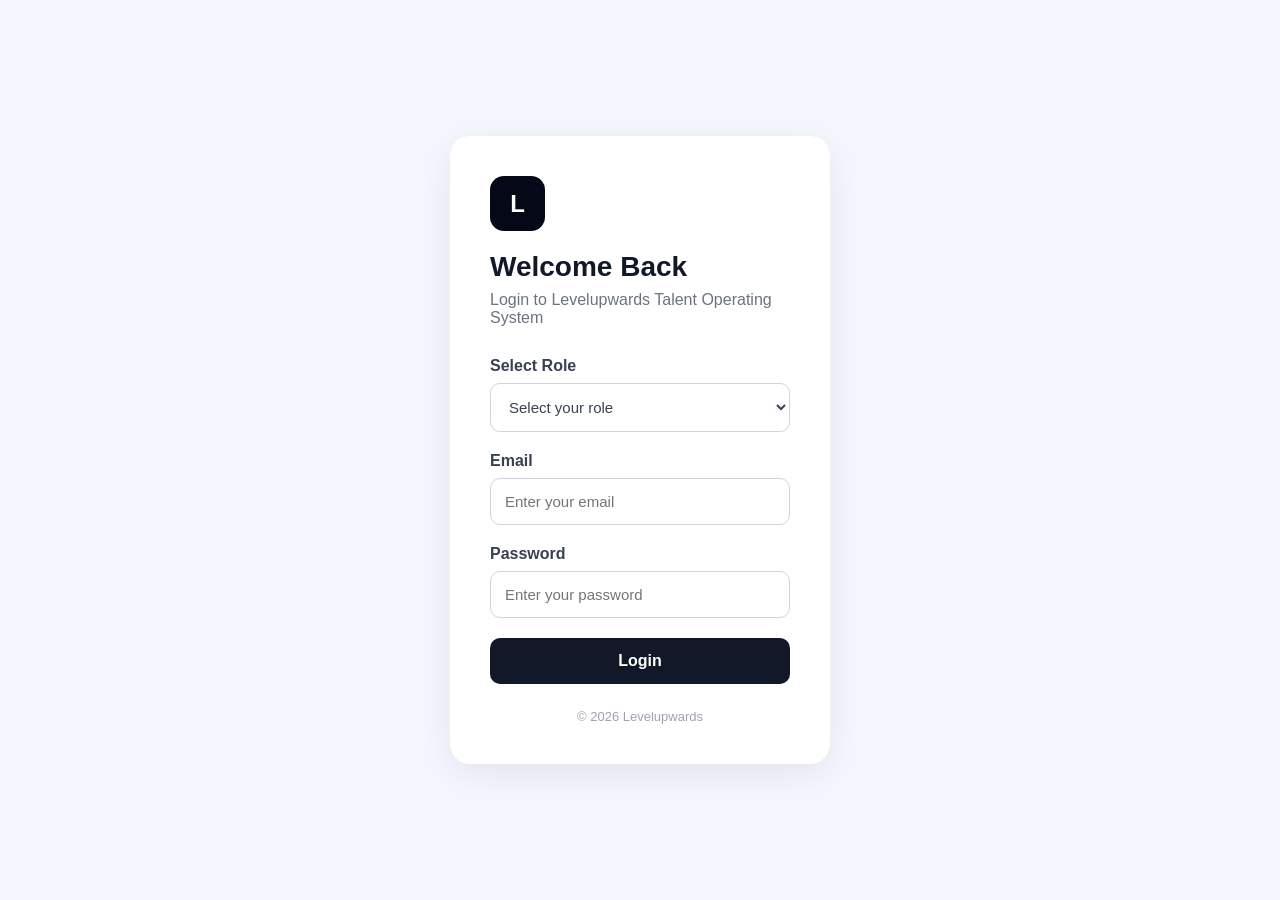
<file: backend/static/login.html>
<!DOCTYPE html>
<html lang="en">

<head>
    <meta charset="UTF-8">
    <meta name="viewport" content="width=device-width, initial-scale=1.0">

    <title>Login | Levelupwards</title>

    <style>
        * {
            margin: 0;
            padding: 0;
            box-sizing: border-box;
        }

        body {
            min-height: 100vh;
            display: flex;
            align-items: center;
            justify-content: center;
            font-family: Arial, sans-serif;
            background: #f5f7ff;
        }

        .login-container {
            width: 100%;
            max-width: 420px;
            padding: 20px;
        }

        .login-card {
            background: white;
            padding: 40px;
            border-radius: 20px;
            box-shadow: 0 10px 40px rgba(0, 0, 0, 0.08);
        }

        .logo {
            width: 55px;
            height: 55px;
            display: flex;
            align-items: center;
            justify-content: center;
            background: #050817;
            color: white;
            border-radius: 14px;
            font-size: 24px;
            font-weight: bold;
            margin-bottom: 20px;
        }

        h1 {
            color: #111827;
            font-size: 28px;
            margin-bottom: 8px;
        }

        .subtitle {
            color: #6b7280;
            margin-bottom: 30px;
        }

        label {
            display: block;
            margin-bottom: 8px;
            color: #374151;
            font-weight: 600;
        }

        input,
        select {
            width: 100%;
            padding: 14px;
            border: 1px solid #d1d5db;
            border-radius: 10px;
            font-size: 15px;
            margin-bottom: 20px;
            outline: none;
            background: white;
            color: #374151;
        }

        input:focus,
        select:focus {
            border-color: #4f46e5;
        }

        select {
            cursor: pointer;
            appearance: auto;
        }

        button {
            width: 100%;
            padding: 14px;
            border: none;
            border-radius: 10px;
            background: #111827;
            color: white;
            font-size: 16px;
            font-weight: 600;
            cursor: pointer;
        }

        button:hover {
            background: #1f2937;
        }

        button:disabled {
            opacity: 0.6;
            cursor: not-allowed;
        }

        #errorMessage {
            color: #dc2626;
            margin-top: 15px;
            text-align: center;
            font-size: 14px;
        }

        .footer {
            text-align: center;
            color: #9ca3af;
            margin-top: 25px;
            font-size: 13px;
        }
    </style>
</head>

<body>

    <div class="login-container">

        <div class="login-card">

            <div class="logo">
                L
            </div>

            <h1>Welcome Back</h1>

            <p class="subtitle">
                Login to Levelupwards Talent Operating System
            </p>

            <form id="loginForm">

                <!-- ROLE -->
                <label for="role">
                    Select Role
                </label>

                <select id="role" name="role" required>
                    <option value="" selected disabled>
                        Select your role
                    </option>

                    <option value="administrator">
                        Administrator
                    </option>

                    <option value="recruiter">
                        Recruiter
                    </option>

                    <option value="user">
                        User
                    </option>
                </select>


                <!-- EMAIL -->
                <label for="email">
                    Email
                </label>

                <input type="email" id="email" name="email" placeholder="Enter your email" required>


                <!-- PASSWORD -->
                <label for="password">
                    Password
                </label>

                <input type="password" id="password" name="password" placeholder="Enter your password" required>


                <!-- LOGIN BUTTON -->
                <button type="submit" id="loginButton">
                    Login
                </button>

                <p id="errorMessage"></p>

            </form>


            <div class="footer">
                © 2026 Levelupwards
            </div>

        </div>

    </div>

    <script>

        const loginForm = document.getElementById("loginForm");
        const loginButton = document.getElementById("loginButton");
        const errorMessage = document.getElementById("errorMessage");

        loginForm.addEventListener("submit", async function (event) {

            event.preventDefault();

            errorMessage.textContent = "";

            loginButton.disabled = true;
            loginButton.textContent = "Logging in...";

            const role = document.getElementById("role").value;
            const email = document.getElementById("email").value.trim();
            const password = document.getElementById("password").value;

            try {

                const response = await fetch("/api/login", {

                    method: "POST",

                    headers: {
                        "Content-Type": "application/json"
                    },

                    body: JSON.stringify({
                        role: role,
                        email: email,
                        password: password
                    })

                });

                const data = await response.json();

                if (!response.ok) {

                    errorMessage.textContent =
                        data.detail || "Invalid login details";

                    return;
                }

                // Save JWT token
                localStorage.setItem(
                    "access_token",
                    data.access_token
                );

                // Save user information
                localStorage.setItem(
                    "user",
                    JSON.stringify(data.user)
                );

                // =========================
                // ROLE-BASED REDIRECT
                // =========================
                // Login successful
                if (data.user.role === "administrator") {

                    // Administrator
                    window.location.href = "/admin";

                } else if (data.user.role === "recruiter") {

                    // Recruiter
                    window.location.href = "/recruiter";

                } else if (data.user.role === "user") {

                    // User → your dashboard/index.html
                    window.location.href = "/static/index.html";

                } else {

                    errorMessage.textContent = "Unknown user role";

                }

            }
            catch (error) {

                console.error("Login error:", error);

                errorMessage.textContent =
                    "Unable to connect to server";

            }
            finally {

                loginButton.disabled = false;
                loginButton.textContent = "Login";

            }

        });

    </script>
</body>

</html>
</file>
